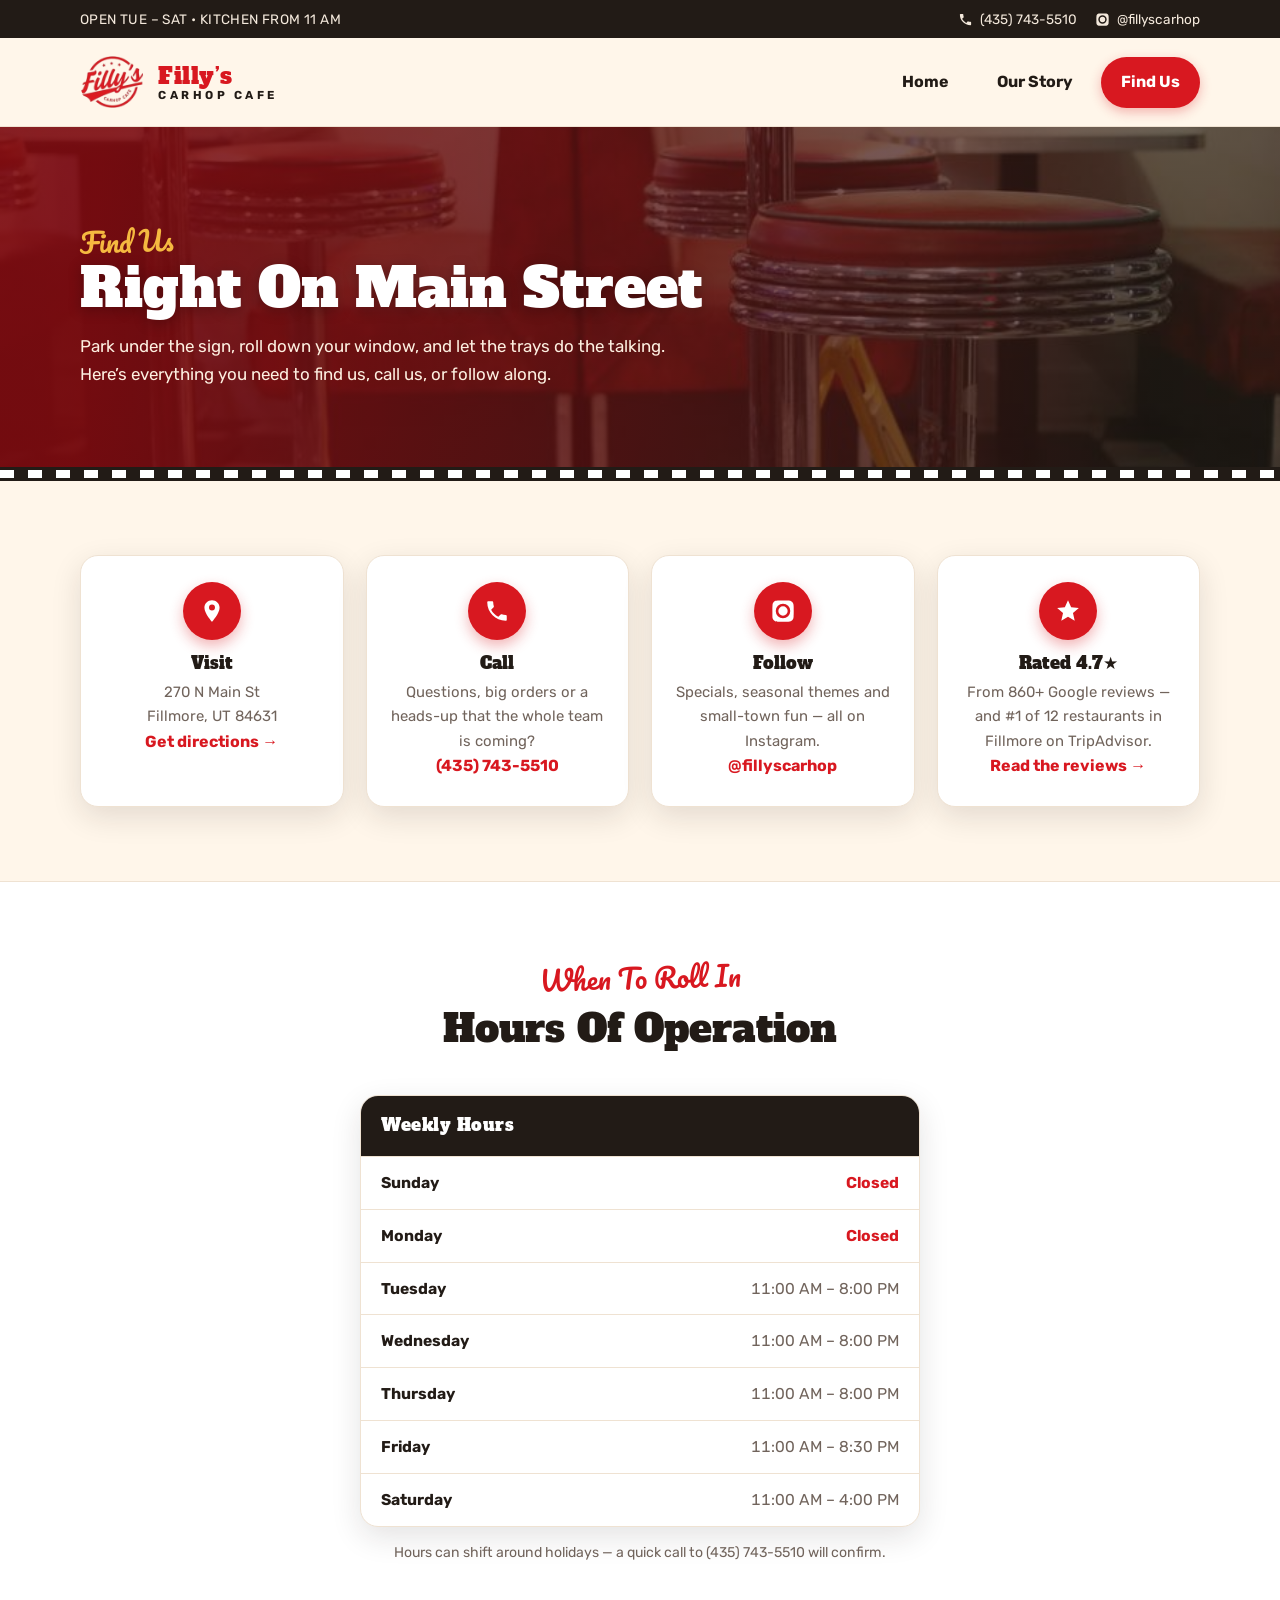
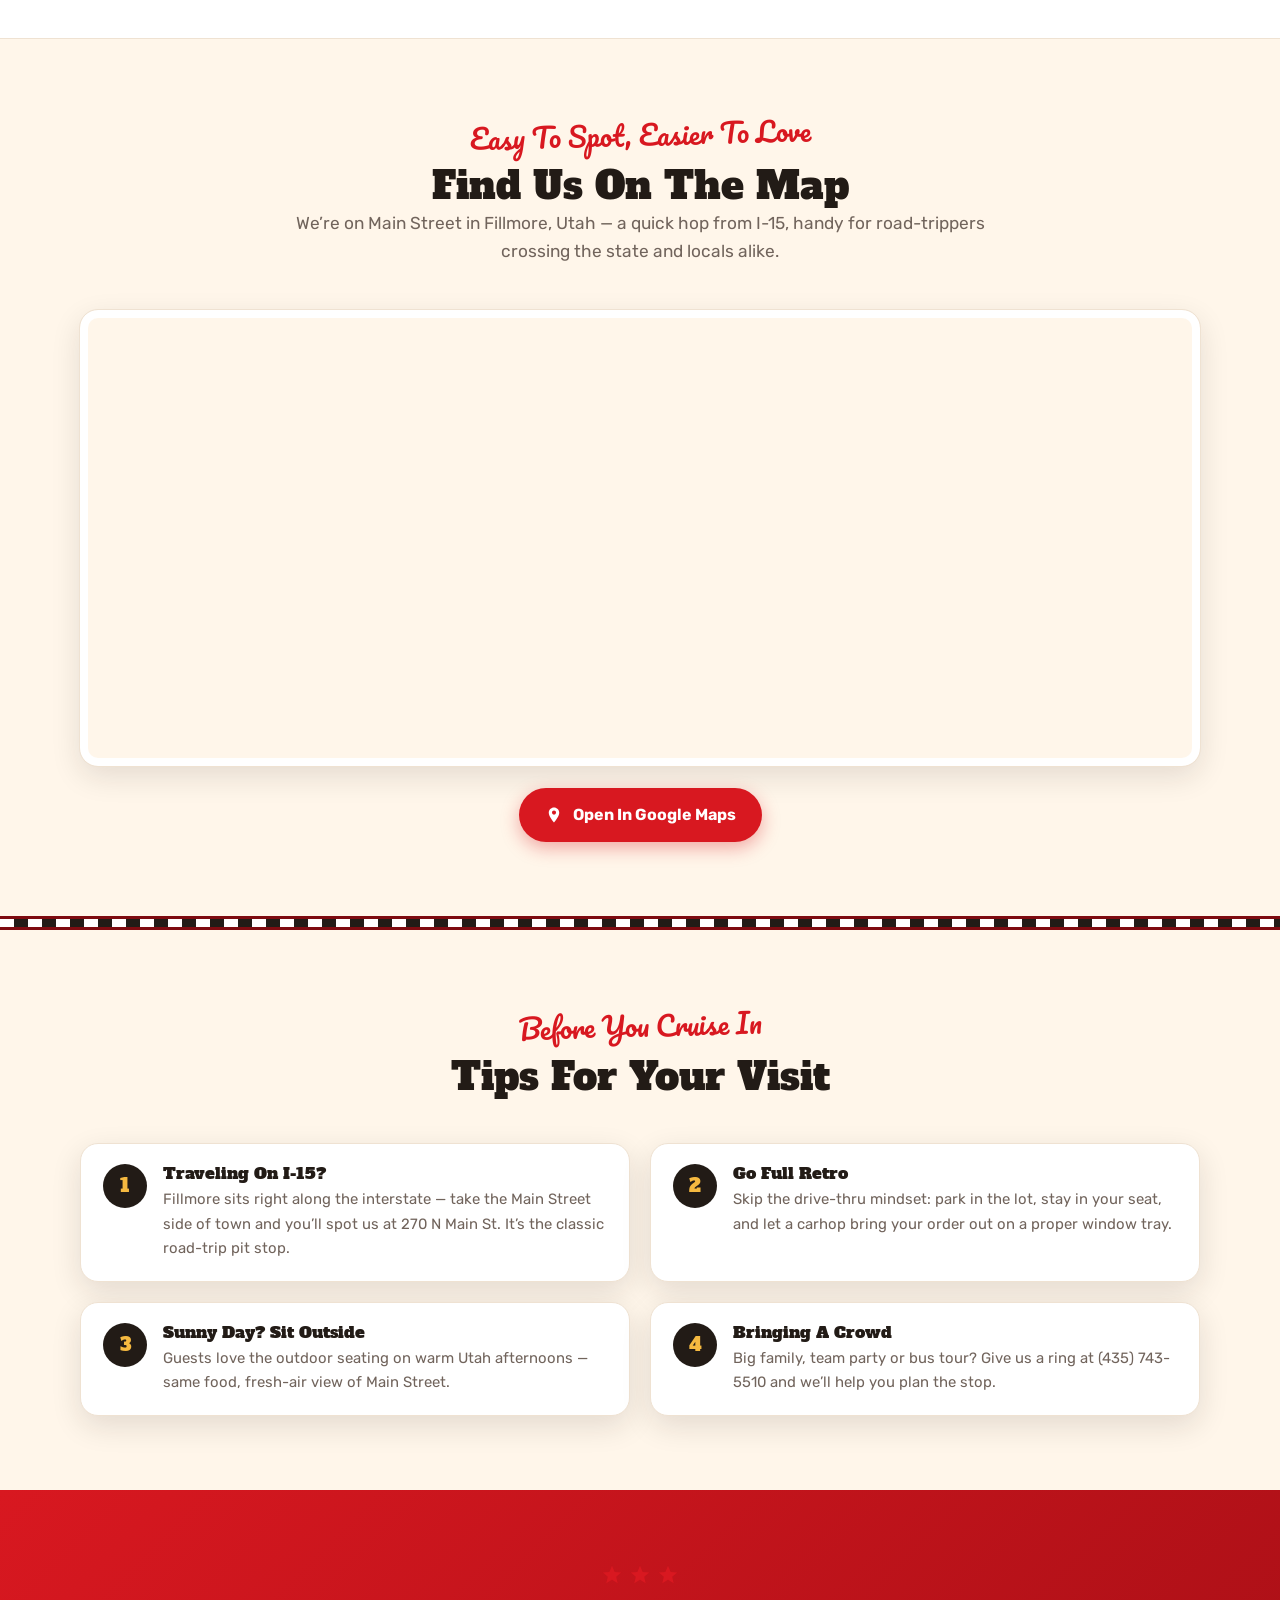
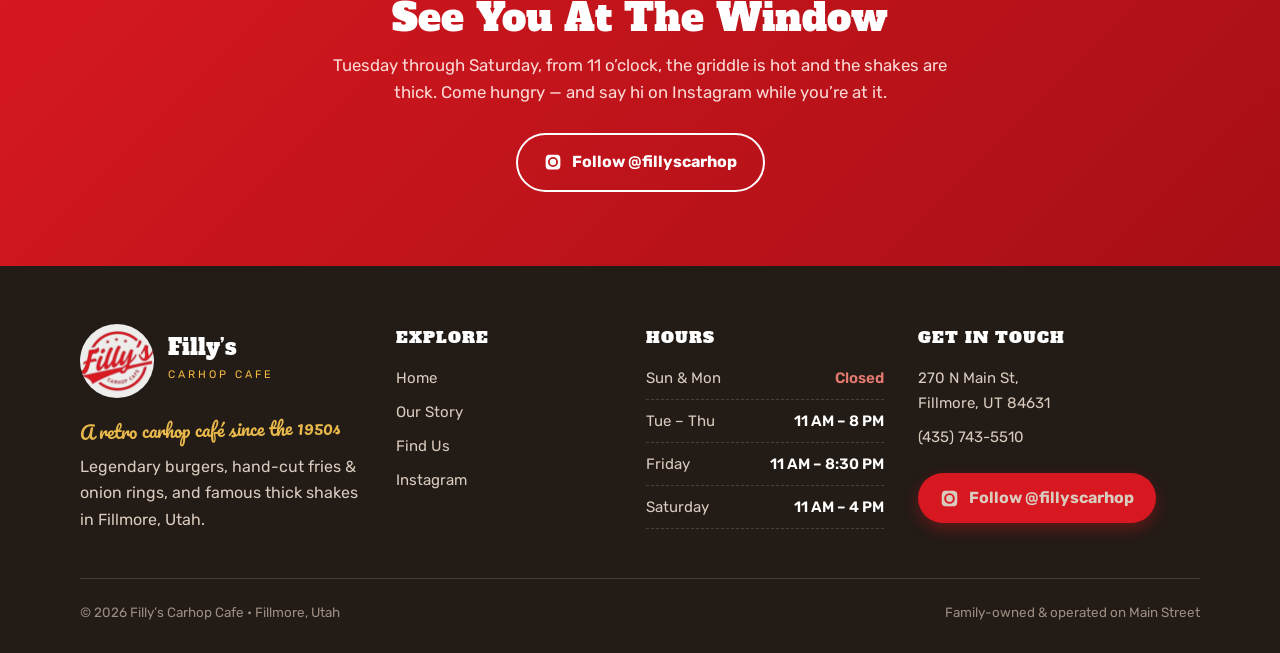
<file: contact.html>
<!DOCTYPE html>
<html lang="en">
<head>
<meta charset="UTF-8">
<meta name="viewport" content="width=device-width, initial-scale=1.0">
<title>Find Us | Filly's Carhop Cafe — 270 N Main St, Fillmore, UT</title>
<meta name="description" content="Find Filly's Carhop Cafe at 270 N Main St, Fillmore, UT 84631. Call (435) 743-5510, follow @fillyscarhop on Instagram, or check our hours: Tue–Sat from 11 AM.">
<link rel="icon" href="[data-uri]">
<link rel="preconnect" href="https://fonts.googleapis.com">
<link rel="preconnect" href="https://fonts.gstatic.com" crossorigin>
<link href="https://fonts.googleapis.com/css2?family=Alfa+Slab+One&family=Pacifico&family=Rubik:wght@400;500;600;700&display=swap" rel="stylesheet">
<link rel="stylesheet" href="style.css">
</head>
<body>

<input type="checkbox" id="nav-toggle" class="nav-toggle" aria-hidden="true">

<div class="topbar">
  <div class="wrap">
    <span class="open-note">Open Tue &ndash; Sat &bull; Kitchen from 11 AM</span>
    <div class="tb-links">
      <a href="tel:+14357435510">
        <svg viewBox="0 0 24 24"><path d="M6.6 10.8c1.4 2.7 3.9 5.2 6.6 6.6l2.2-2.2c.3-.3.7-.4 1-.2 1.1.4 2.3.6 3.6.6.6 0 1 .4 1 1V20c0 .6-.4 1-1 1C10.6 21 3 13.4 3 4c0-.6.4-1 1-1h3.5c.6 0 1 .4 1 1 0 1.2.2 2.4.6 3.6.1.3 0 .7-.2 1l-2.3 2.2z"/></svg>
        (435) 743-5510
      </a>
      <a href="https://www.instagram.com/fillyscarhop/" target="_blank" rel="noopener">
        <svg viewBox="0 0 24 24"><path d="M12 2.2c3.2 0 3.6 0 4.9.1 1.2.1 1.8.2 2.2.4.6.2 1 .5 1.4.9.4.4.7.8.9 1.4.2.4.4 1.1.4 2.2.1 1.3.1 1.6.1 4.9s0 3.6-.1 4.9c-.1 1.2-.2 1.8-.4 2.2-.2.6-.5 1-.9 1.4-.4.4-.8.7-1.4.9-.4.2-1.1.4-2.2.4-1.3.1-1.6.1-4.9.1s-3.6 0-4.9-.1c-1.2-.1-1.8-.2-2.2-.4-.6-.2-1-.5-1.4-.9-.4-.4-.7-.8-.9-1.4-.2-.4-.4-1.1-.4-2.2C2.2 15.6 2.2 15.2 2.2 12s0-3.6.1-4.9c.1-1.2.2-1.8.4-2.2.2-.6.5-1 .9-1.4.4-.4.8-.7 1.4-.9.4-.2 1.1-.4 2.2-.4C8.4 2.2 8.8 2.2 12 2.2zm0 3.1a6.7 6.7 0 1 0 0 13.4 6.7 6.7 0 0 0 0-13.4zm0 11a4.3 4.3 0 1 1 0-8.6 4.3 4.3 0 0 1 0 8.6zm6.9-11.3a1.6 1.6 0 1 1-3.1 0 1.6 1.6 0 0 1 3.1 0z"/></svg>
        @fillyscarhop
      </a>
    </div>
  </div>
</div>

<header class="site-header">
  <div class="wrap">
    <a class="brand" href="index.html">
      <span class="logo-disc" role="img" aria-label="Filly's Carhop Cafe logo"></span>
      <span class="brand-text">
        <span class="bt-name">Filly&rsquo;s</span>
        <span class="bt-sub">Carhop Cafe</span>
      </span>
    </a>
    <nav class="main-nav" aria-label="Main navigation">
      <ul>
        <li><a href="index.html">Home</a></li>
        <li><a href="about.html">Our Story</a></li>
        <li><a class="active" href="contact.html">Find Us</a></li>
      </ul>
    </nav>
    <label class="burger-btn" for="nav-toggle" aria-label="Toggle navigation"><span></span></label>
  </div>
</header>

<!-- ================= PAGE BANNER ================= -->
<section class="page-banner">
  <img class="hero-bg" src="[data-uri]" alt="Red stools and checkered floor inside the Filly's dining room">
  <div class="hero-veil"></div>
  <div class="wrap">
    <span class="eyebrow">Find Us</span>
    <h1>Right On Main Street</h1>
    <p>Park under the sign, roll down your window, and let the trays do the talking. Here&rsquo;s everything you need to find us, call us, or follow along.</p>
  </div>
</section>
<div class="check-strip"></div>

<!-- ================= INFO CARDS ================= -->
<section class="section section-cream">
  <div class="wrap">
    <div class="info-grid">
      <div class="info-card">
        <div class="ico">
          <svg viewBox="0 0 24 24"><path d="M12 2C8.1 2 5 5.1 5 9c0 5.2 7 13 7 13s7-7.8 7-13c0-3.9-3.1-7-7-7zm0 9.5A2.5 2.5 0 1 1 12 6a2.5 2.5 0 0 1 0 5.5z"/></svg>
        </div>
        <h3>Visit</h3>
        <p>270 N Main St<br>Fillmore, UT 84631</p>
        <a href="https://maps.app.goo.gl/CiqiJrTsDW2uHq887" target="_blank" rel="noopener">Get directions &rarr;</a>
      </div>
      <div class="info-card">
        <div class="ico">
          <svg viewBox="0 0 24 24"><path d="M6.6 10.8c1.4 2.7 3.9 5.2 6.6 6.6l2.2-2.2c.3-.3.7-.4 1-.2 1.1.4 2.3.6 3.6.6.6 0 1 .4 1 1V20c0 .6-.4 1-1 1C10.6 21 3 13.4 3 4c0-.6.4-1 1-1h3.5c.6 0 1 .4 1 1 0 1.2.2 2.4.6 3.6.1.3 0 .7-.2 1l-2.3 2.2z"/></svg>
        </div>
        <h3>Call</h3>
        <p>Questions, big orders or a heads-up that the whole team is coming?</p>
        <a href="tel:+14357435510">(435) 743-5510</a>
      </div>
      <div class="info-card">
        <div class="ico">
          <svg viewBox="0 0 24 24"><path d="M12 2.2c3.2 0 3.6 0 4.9.1 1.2.1 1.8.2 2.2.4.6.2 1 .5 1.4.9.4.4.7.8.9 1.4.2.4.4 1.1.4 2.2.1 1.3.1 1.6.1 4.9s0 3.6-.1 4.9c-.1 1.2-.2 1.8-.4 2.2-.2.6-.5 1-.9 1.4-.4.4-.8.7-1.4.9-.4.2-1.1.4-2.2.4-1.3.1-1.6.1-4.9.1s-3.6 0-4.9-.1c-1.2-.1-1.8-.2-2.2-.4-.6-.2-1-.5-1.4-.9-.4-.4-.7-.8-.9-1.4-.2-.4-.4-1.1-.4-2.2C2.2 15.6 2.2 15.2 2.2 12s0-3.6.1-4.9c.1-1.2.2-1.8.4-2.2.2-.6.5-1 .9-1.4.4-.4.8-.7 1.4-.9.4-.2 1.1-.4 2.2-.4C8.4 2.2 8.8 2.2 12 2.2zm0 3.1a6.7 6.7 0 1 0 0 13.4 6.7 6.7 0 0 0 0-13.4zm0 11a4.3 4.3 0 1 1 0-8.6 4.3 4.3 0 0 1 0 8.6zm6.9-11.3a1.6 1.6 0 1 1-3.1 0 1.6 1.6 0 0 1 3.1 0z"/></svg>
        </div>
        <h3>Follow</h3>
        <p>Specials, seasonal themes and small-town fun &mdash; all on Instagram.</p>
        <a href="https://www.instagram.com/fillyscarhop/" target="_blank" rel="noopener">@fillyscarhop</a>
      </div>
      <div class="info-card">
        <div class="ico">
          <svg viewBox="0 0 24 24"><path d="M12 2l2.9 6.6 7.1.6-5.4 4.7 1.6 7L12 17.2 5.8 20.9l1.6-7L2 9.2l7.1-.6z"/></svg>
        </div>
        <h3>Rated 4.7&#9733;</h3>
        <p>From 860+ Google reviews &mdash; and #1 of 12 restaurants in Fillmore on TripAdvisor.</p>
        <a href="https://maps.app.goo.gl/CiqiJrTsDW2uHq887" target="_blank" rel="noopener">Read the reviews &rarr;</a>
      </div>
    </div>
  </div>
</section>

<!-- ================= HOURS ================= -->
<section class="section section-paper">
  <div class="wrap">
    <div class="section-head center">
      <span class="eyebrow">When To Roll In</span>
      <h2>Hours Of Operation</h2>
    </div>
    <div class="hours-wrap">
      <table>
        <tr><th colspan="2">Weekly Hours</th></tr>
        <tr class="closed"><td class="day">Sunday</td><td class="time">Closed</td></tr>
        <tr class="closed"><td class="day">Monday</td><td class="time">Closed</td></tr>
        <tr><td class="day">Tuesday</td><td class="time">11:00 AM &ndash; 8:00 PM</td></tr>
        <tr><td class="day">Wednesday</td><td class="time">11:00 AM &ndash; 8:00 PM</td></tr>
        <tr><td class="day">Thursday</td><td class="time">11:00 AM &ndash; 8:00 PM</td></tr>
        <tr><td class="day">Friday</td><td class="time">11:00 AM &ndash; 8:30 PM</td></tr>
        <tr><td class="day">Saturday</td><td class="time">11:00 AM &ndash; 4:00 PM</td></tr>
      </table>
    </div>
    <p class="hours-note">Hours can shift around holidays &mdash; a quick call to (435) 743-5510 will confirm.</p>
  </div>
</section>

<!-- ================= MAP ================= -->
<section class="section section-cream">
  <div class="wrap">
    <div class="section-head center">
      <span class="eyebrow">Easy To Spot, Easier To Love</span>
      <h2>Find Us On The Map</h2>
      <p class="lead">We&rsquo;re on Main Street in Fillmore, Utah &mdash; a quick hop from I-15, handy for road-trippers crossing the state and locals alike.</p>
    </div>
    <div class="map-frame">
      <iframe src="https://www.google.com/maps?q=Filly%27s%20Carhop%20Cafe%2C%20270%20N%20Main%20St%2C%20Fillmore%2C%20UT%2084631&amp;output=embed" loading="lazy" title="Map showing Filly's Carhop Cafe at 270 N Main St, Fillmore, Utah" allowfullscreen referrerpolicy="no-referrer-when-downgrade"></iframe>
    </div>
    <p class="center" style="margin-top: 22px;">
      <a class="btn btn-red" href="https://maps.app.goo.gl/CiqiJrTsDW2uHq887" target="_blank" rel="noopener">
        <svg viewBox="0 0 24 24"><path d="M12 2C8.1 2 5 5.1 5 9c0 5.2 7 13 7 13s7-7.8 7-13c0-3.9-3.1-7-7-7zm0 9.5A2.5 2.5 0 1 1 12 6a2.5 2.5 0 0 1 0 5.5z"/></svg>
        Open In Google Maps
      </a>
    </p>
  </div>
</section>
<div class="check-strip red"></div>

<!-- ================= TIPS ================= -->
<section class="section">
  <div class="wrap">
    <div class="section-head center">
      <span class="eyebrow">Before You Cruise In</span>
      <h2>Tips For Your Visit</h2>
    </div>
    <div class="tip-list">
      <div class="tip">
        <div class="tip-num">1</div>
        <div>
          <h3>Traveling On I-15?</h3>
          <p>Fillmore sits right along the interstate &mdash; take the Main Street side of town and you&rsquo;ll spot us at 270 N Main St. It&rsquo;s the classic road-trip pit stop.</p>
        </div>
      </div>
      <div class="tip">
        <div class="tip-num">2</div>
        <div>
          <h3>Go Full Retro</h3>
          <p>Skip the drive-thru mindset: park in the lot, stay in your seat, and let a carhop bring your order out on a proper window tray.</p>
        </div>
      </div>
      <div class="tip">
        <div class="tip-num">3</div>
        <div>
          <h3>Sunny Day? Sit Outside</h3>
          <p>Guests love the outdoor seating on warm Utah afternoons &mdash; same food, fresh-air view of Main Street.</p>
        </div>
      </div>
      <div class="tip">
        <div class="tip-num">4</div>
        <div>
          <h3>Bringing A Crowd</h3>
          <p>Big family, team party or bus tour? Give us a ring at (435) 743-5510 and we&rsquo;ll help you plan the stop.</p>
        </div>
      </div>
    </div>
  </div>
</section>

<!-- ================= CTA ================= -->
<section class="section section-red cta-band">
  <div class="wrap">
    <div class="star-row">
      <svg viewBox="0 0 24 24"><path d="M12 2l2.9 6.6 7.1.6-5.4 4.7 1.6 7L12 17.2 5.8 20.9l1.6-7L2 9.2l7.1-.6z"/></svg>
      <svg viewBox="0 0 24 24"><path d="M12 2l2.9 6.6 7.1.6-5.4 4.7 1.6 7L12 17.2 5.8 20.9l1.6-7L2 9.2l7.1-.6z"/></svg>
      <svg viewBox="0 0 24 24"><path d="M12 2l2.9 6.6 7.1.6-5.4 4.7 1.6 7L12 17.2 5.8 20.9l1.6-7L2 9.2l7.1-.6z"/></svg>
    </div>
    <h2>See You At The Window</h2>
    <p>Tuesday through Saturday, from 11 o&rsquo;clock, the griddle is hot and the shakes are thick. Come hungry &mdash; and say hi on Instagram while you&rsquo;re at it.</p>
    <a class="btn btn-outline" href="https://www.instagram.com/fillyscarhop/" target="_blank" rel="noopener">
      <svg viewBox="0 0 24 24"><path d="M12 2.2c3.2 0 3.6 0 4.9.1 1.2.1 1.8.2 2.2.4.6.2 1 .5 1.4.9.4.4.7.8.9 1.4.2.4.4 1.1.4 2.2.1 1.3.1 1.6.1 4.9s0 3.6-.1 4.9c-.1 1.2-.2 1.8-.4 2.2-.2.6-.5 1-.9 1.4-.4.4-.8.7-1.4.9-.4.2-1.1.4-2.2.4-1.3.1-1.6.1-4.9.1s-3.6 0-4.9-.1c-1.2-.1-1.8-.2-2.2-.4-.6-.2-1-.5-1.4-.9-.4-.4-.7-.8-.9-1.4-.2-.4-.4-1.1-.4-2.2C2.2 15.6 2.2 15.2 2.2 12s0-3.6.1-4.9c.1-1.2.2-1.8.4-2.2.2-.6.5-1 .9-1.4.4-.4.8-.7 1.4-.9.4-.2 1.1-.4 2.2-.4C8.4 2.2 8.8 2.2 12 2.2zm0 3.1a6.7 6.7 0 1 0 0 13.4 6.7 6.7 0 0 0 0-13.4zm0 11a4.3 4.3 0 1 1 0-8.6 4.3 4.3 0 0 1 0 8.6zm6.9-11.3a1.6 1.6 0 1 1-3.1 0 1.6 1.6 0 0 1 3.1 0z"/></svg>
      Follow @fillyscarhop
    </a>
  </div>
</section>

<!-- ================= FOOTER ================= -->
<footer class="site-footer">
  <div class="wrap">
    <div class="footer-grid">
      <div>
        <div class="f-brand">
          <span class="logo-disc" role="img" aria-label="Filly's Carhop Cafe logo"></span>
          <span>
            <span class="bt-name">Filly&rsquo;s</span>
            <span class="bt-sub">Carhop Cafe</span>
          </span>
        </div>
        <span class="f-tag">A retro carhop caf&eacute; since the 1950s</span>
        <p>Legendary burgers, hand-cut fries &amp; onion rings, and famous thick shakes in Fillmore, Utah.</p>
      </div>
      <div>
        <h4>Explore</h4>
        <ul>
          <li><a href="index.html">Home</a></li>
          <li><a href="about.html">Our Story</a></li>
          <li><a href="contact.html">Find Us</a></li>
          <li><a href="https://www.instagram.com/fillyscarhop/" target="_blank" rel="noopener">Instagram</a></li>
        </ul>
      </div>
      <div>
        <h4>Hours</h4>
        <ul class="f-hours">
          <li class="closed"><span>Sun &amp; Mon</span><span>Closed</span></li>
          <li><span>Tue &ndash; Thu</span><span>11 AM &ndash; 8 PM</span></li>
          <li><span>Friday</span><span>11 AM &ndash; 8:30 PM</span></li>
          <li><span>Saturday</span><span>11 AM &ndash; 4 PM</span></li>
        </ul>
      </div>
      <div>
        <h4>Get In Touch</h4>
        <ul>
          <li>270 N Main St,<br>Fillmore, UT 84631</li>
          <li><a href="tel:+14357435510">(435) 743-5510</a></li>
        </ul>
        <a class="ig-btn" href="https://www.instagram.com/fillyscarhop/" target="_blank" rel="noopener">
          <svg viewBox="0 0 24 24"><path d="M12 2.2c3.2 0 3.6 0 4.9.1 1.2.1 1.8.2 2.2.4.6.2 1 .5 1.4.9.4.4.7.8.9 1.4.2.4.4 1.1.4 2.2.1 1.3.1 1.6.1 4.9s0 3.6-.1 4.9c-.1 1.2-.2 1.8-.4 2.2-.2.6-.5 1-.9 1.4-.4.4-.8.7-1.4.9-.4.2-1.1.4-2.2.4-1.3.1-1.6.1-4.9.1s-3.6 0-4.9-.1c-1.2-.1-1.8-.2-2.2-.4-.6-.2-1-.5-1.4-.9-.4-.4-.7-.8-.9-1.4-.2-.4-.4-1.1-.4-2.2C2.2 15.6 2.2 15.2 2.2 12s0-3.6.1-4.9c.1-1.2.2-1.8.4-2.2.2-.6.5-1 .9-1.4.4-.4.8-.7 1.4-.9.4-.2 1.1-.4 2.2-.4C8.4 2.2 8.8 2.2 12 2.2zm0 3.1a6.7 6.7 0 1 0 0 13.4 6.7 6.7 0 0 0 0-13.4zm0 11a4.3 4.3 0 1 1 0-8.6 4.3 4.3 0 0 1 0 8.6zm6.9-11.3a1.6 1.6 0 1 1-3.1 0 1.6 1.6 0 0 1 3.1 0z"/></svg>
          Follow @fillyscarhop
        </a>
      </div>
    </div>
    <div class="footer-bottom">
      <span>&copy; 2026 Filly&rsquo;s Carhop Cafe &bull; Fillmore, Utah</span>
      <span>Family-owned &amp; operated on Main Street</span>
    </div>
  </div>
</footer>

</body>
</html>
</file>
<file: style.css>
/* ============================================================
   FILLY'S CARHOP CAFE — Fillmore, Utah
   Retro American drive-in design system
   Pages: index.html · about.html · contact.html
   ============================================================ */

:root {
  --red: #D81820;
  --red-dark: #A80F16;
  --red-deep: #7E0B10;
  --charcoal: #221B16;
  --ink: #2B2320;
  --muted: #71645C;
  --cream: #FFF6EA;
  --paper: #FFFFFF;
  --mustard: #F5B940;
  --line: #EFE2D2;
  --shadow: 0 10px 30px rgba(34, 27, 22, .12);
  --radius: 18px;
  --slab: 'Alfa Slab One', 'Rockwell', Georgia, serif;
  --script: 'Pacifico', 'Brush Script MT', cursive;
  --body: 'Rubik', 'Segoe UI', Verdana, sans-serif;
}

* { margin: 0; padding: 0; box-sizing: border-box; }

html { scroll-behavior: smooth; }

body {
  font-family: var(--body);
  color: var(--ink);
  background: var(--cream);
  line-height: 1.65;
  -webkit-text-size-adjust: 100%;
}

img { max-width: 100%; display: block; }
a { color: var(--red); text-decoration: none; }
a:hover { color: var(--red-dark); }

.wrap { width: min(1120px, 92%); margin: 0 auto; }

h1, h2, h3 { font-family: var(--slab); font-weight: 400; line-height: 1.15; color: var(--charcoal); }
h1 { font-size: clamp(2.1rem, 5vw, 3.4rem); }
h2 { font-size: clamp(1.6rem, 3.4vw, 2.4rem); }
h3 { font-size: 1.25rem; }

.eyebrow {
  font-family: var(--script);
  font-size: clamp(1.3rem, 2.4vw, 1.7rem);
  color: var(--red);
  display: block;
  margin-bottom: .4rem;
  transform: rotate(-1.5deg);
}

.lead { font-size: 1.08rem; color: var(--muted); }

.center { text-align: center; }

/* ---------- decorative strips ---------- */
.check-strip {
  height: 14px;
  background:
    conic-gradient(var(--charcoal) 90deg, #fff 90deg 180deg, var(--charcoal) 180deg 270deg, #fff 270deg) 0 0 / 28px 28px;
  border-top: 3px solid var(--charcoal);
  border-bottom: 3px solid var(--charcoal);
}
.check-strip.red { border-color: var(--red-deep); }
.check-strip.thin { height: 10px; }

.star-row { display: flex; gap: 6px; justify-content: center; margin: 0 0 10px; }
.star-row svg { width: 22px; height: 22px; fill: var(--red); }

/* ---------- buttons ---------- */
.btn {
  display: inline-flex;
  align-items: center;
  gap: 10px;
  font-family: var(--body);
  font-weight: 700;
  font-size: 1rem;
  padding: 14px 26px;
  border-radius: 999px;
  transition: transform .15s ease, box-shadow .15s ease, background .15s ease;
  cursor: pointer;
}
.btn svg { width: 18px; height: 18px; fill: currentColor; }
.btn:hover { transform: translateY(-2px); }
.btn-red { background: var(--red); color: #fff; box-shadow: 0 6px 18px rgba(216, 24, 32, .35); }
.btn-red:hover { background: var(--red-dark); color: #fff; }
.btn-ghost { background: rgba(255,255,255,.12); color: #fff; border: 2px solid rgba(255,255,255,.75); }
.btn-ghost:hover { background: rgba(255,255,255,.22); color: #fff; }
.btn-outline { background: transparent; color: var(--red); border: 2px solid var(--red); }
.btn-outline:hover { background: var(--red); color: #fff; }

/* ---------- top bar ---------- */
.topbar { background: var(--charcoal); color: #F4E9DC; font-size: .85rem; }
.topbar .wrap { display: flex; justify-content: space-between; align-items: center; gap: 12px; padding: 8px 0; }
.topbar a { color: #F4E9DC; display: inline-flex; align-items: center; gap: 7px; }
.topbar a:hover { color: var(--mustard); }
.topbar svg { width: 15px; height: 15px; fill: currentColor; }
.topbar .open-note { letter-spacing: .4px; text-transform: uppercase; }
.topbar .tb-links { display: flex; gap: 18px; }

/* ---------- header / nav ---------- */
.site-header {
  position: sticky;
  top: 0;
  z-index: 60;
  background: rgba(255, 246, 234, .96);
  backdrop-filter: blur(6px);
  border-bottom: 1px solid var(--line);
}
.site-header .wrap {
  display: flex;
  align-items: center;
  justify-content: space-between;
  gap: 16px;
  padding: 12px 0;
}
.brand { display: flex; align-items: center; gap: 14px; }
.logo-disc {
  display: inline-block; flex: none; border-radius: 50%;
  background: url("[data-uri]") center / cover no-repeat;
  aspect-ratio: 1 / 1;
}
.brand .logo-disc { width: 64px; height: 64px; }
.f-brand .logo-disc { width: 74px; height: 74px; background-color: rgba(255,255,255,.92); }
.brand-text { display: flex; flex-direction: column; line-height: 1.05; }
.brand-text .bt-name { font-family: var(--slab); font-size: 1.45rem; color: var(--red); letter-spacing: .5px; }
.brand-text .bt-sub { font-size: .72rem; font-weight: 700; letter-spacing: 3.5px; color: var(--charcoal); text-transform: uppercase; }

.main-nav ul { list-style: none; display: flex; gap: 8px; }
.main-nav a {
  display: block;
  padding: 10px 18px;
  font-weight: 700;
  color: var(--charcoal);
  border-radius: 999px;
  border: 2px solid transparent;
}
.main-nav a:hover { color: var(--red); }
.main-nav a.active { background: var(--red); color: #fff; box-shadow: 0 4px 12px rgba(216,24,32,.3); }

/* CSS-only mobile nav */
.nav-toggle { position: absolute; opacity: 0; pointer-events: none; }
.burger-btn { display: none; width: 46px; height: 46px; border: 2px solid var(--red); border-radius: 12px; cursor: pointer; position: relative; background: transparent; }
.burger-btn span, .burger-btn span::before, .burger-btn span::after {
  position: absolute; left: 50%; width: 22px; height: 2.6px; background: var(--red); border-radius: 2px;
  transform: translateX(-50%); content: ""; transition: transform .2s ease, opacity .2s ease;
}
.burger-btn span { top: 50%; margin-top: -1.3px; }
.burger-btn span::before { top: -7px; }
.burger-btn span::after { top: 7px; }
.nav-toggle:checked ~ .site-header .burger-btn span { background: transparent; }
.nav-toggle:checked ~ .site-header .burger-btn span::before { transform: translateX(-50%) translateY(7px) rotate(45deg); }
.nav-toggle:checked ~ .site-header .burger-btn span::after { transform: translateX(-50%) translateY(-7px) rotate(-45deg); }
.nav-toggle:checked ~ .site-header .main-nav ul {
  display: flex; flex-direction: column; position: absolute; top: 100%; left: 0; right: 0;
  background: var(--cream); border-bottom: 3px solid var(--red); padding: 14px 6%; gap: 4px;
  box-shadow: 0 18px 30px rgba(34,27,22,.14);
}

@media (max-width: 860px) {
  .burger-btn { display: block; }
  .main-nav ul { display: none; }
  .topbar .open-note { display: none; }
  .topbar .wrap { justify-content: center; }
}

/* ---------- hero ---------- */
.hero { position: relative; min-height: 560px; display: flex; align-items: center; overflow: hidden; }
.hero .hero-bg { position: absolute; inset: 0; width: 100%; height: 100%; object-fit: cover; object-position: center 62%; }
.hero .hero-veil {
  position: absolute; inset: 0;
  background: linear-gradient(100deg, rgba(126, 11, 16, .88) 0%, rgba(168, 15, 22, .72) 38%, rgba(34, 27, 22, .55) 100%);
}
.hero .wrap { position: relative; z-index: 2; padding: 70px 0; }
.hero .eyebrow { color: var(--mustard); }
.hero h1 { color: #fff; max-width: 700px; text-shadow: 0 3px 14px rgba(0,0,0,.25); }
.hero p { color: #FDEFE0; max-width: 640px; font-size: 1.12rem; margin: 18px 0 28px; }
.hero-cta { display: flex; flex-wrap: wrap; gap: 14px; }
.rating-chip {
  display: inline-flex; align-items: center; gap: 10px;
  background: rgba(255,255,255,.14); border: 1.5px solid rgba(255,255,255,.5);
  color: #fff; border-radius: 999px; padding: 9px 18px; font-weight: 600; font-size: .95rem;
  margin-top: 26px; backdrop-filter: blur(3px);
}
.rating-chip .rc-stars { color: var(--mustard); letter-spacing: 2px; font-size: 1rem; }

/* ---------- page banner (about / contact) ---------- */
.page-banner { position: relative; min-height: 340px; display: flex; align-items: center; overflow: hidden; }
.page-banner .hero-bg { position: absolute; inset: 0; width: 100%; height: 100%; object-fit: cover; }
.page-banner .hero-veil { position: absolute; inset: 0; background: linear-gradient(95deg, rgba(126,11,16,.9) 8%, rgba(34,27,22,.66) 90%); }
.page-banner .wrap { position: relative; z-index: 2; padding: 60px 0; }
.page-banner h1 { color: #fff; text-shadow: 0 3px 14px rgba(0,0,0,.25); }
.page-banner .eyebrow { color: var(--mustard); }
.page-banner p { color: #FDEFE0; max-width: 620px; margin-top: 14px; font-size: 1.06rem; }

/* ---------- sections ---------- */
.section { padding: 74px 0; }
.section-tight { padding: 54px 0; }
.section-cream { background: var(--cream); }
.section-paper { background: var(--paper); border-top: 1px solid var(--line); border-bottom: 1px solid var(--line); }
.section-red { background: linear-gradient(135deg, var(--red) 0%, var(--red-dark) 100%); color: #fff; }
.section-charcoal { background: var(--charcoal); color: #F4E9DC; }
.section-red h2, .section-red h3 { color: #fff; }
.section-head { max-width: 760px; margin-bottom: 44px; }
.section-head.center { margin-left: auto; margin-right: auto; }
.section-red .lead { color: #FBD9D4; }

/* ---------- feature cards ---------- */
.card-grid { display: grid; grid-template-columns: repeat(3, 1fr); gap: 26px; }
.card-grid.g2 { grid-template-columns: repeat(2, 1fr); }
.card-grid.g4 { grid-template-columns: repeat(4, 1fr); }
.card {
  background: var(--paper);
  border-radius: var(--radius);
  overflow: hidden;
  box-shadow: var(--shadow);
  border: 1px solid var(--line);
  transition: transform .18s ease, box-shadow .18s ease;
}
.card:hover { transform: translateY(-5px); box-shadow: 0 16px 36px rgba(34,27,22,.16); }
.card .card-img { height: 230px; overflow: hidden; }
.card .card-img img { width: 100%; height: 100%; object-fit: cover; transition: transform .35s ease; }
.card:hover .card-img img { transform: scale(1.05); }
.card .card-body { padding: 22px 24px 26px; }
.card h3 { margin-bottom: 8px; }
.card p { color: var(--muted); font-size: .97rem; }
.card .card-kicker {
  display: inline-block; font-size: .72rem; font-weight: 700; letter-spacing: 2.2px; text-transform: uppercase;
  color: var(--red); margin-bottom: 8px;
}

/* ---------- stat band ---------- */
.stat-band { display: grid; grid-template-columns: repeat(4, 1fr); gap: 20px; text-align: center; }
.stat-band .stat-num { font-family: var(--slab); font-size: clamp(1.9rem, 4vw, 2.8rem); color: #fff; }
.stat-band .stat-num .star-ico { display: inline-block; width: 30px; height: 30px; fill: var(--mustard); vertical-align: -3px; }
.stat-band .stat-label { font-size: .9rem; letter-spacing: 1.6px; text-transform: uppercase; color: #FBD9D4; font-weight: 600; margin-top: 6px; }

/* ---------- split (text + image) ---------- */
.split { display: grid; grid-template-columns: 1.05fr 1fr; gap: 52px; align-items: center; }
.split.rev { direction: rtl; }
.split.rev > * { direction: ltr; }
.split h2 { margin-bottom: 16px; }
.split p { margin-bottom: 14px; color: var(--muted); }
.split .frame {
  border-radius: var(--radius); overflow: hidden; box-shadow: var(--shadow);
  border: 6px solid #fff; outline: 1px solid var(--line);
  transform: rotate(1deg);
}
.split.rev .frame { transform: rotate(-1deg); }

/* ---------- gallery ---------- */
.gallery { display: grid; grid-template-columns: repeat(4, 1fr); gap: 18px; }
.gallery figure {
  position: relative; border-radius: var(--radius); overflow: hidden; box-shadow: var(--shadow);
  border: 5px solid #fff; outline: 1px solid var(--line);
}
.gallery img { width: 100%; height: 240px; object-fit: cover; transition: transform .35s ease; }
.gallery figure:hover img { transform: scale(1.06); }
.gallery figcaption {
  position: absolute; left: 10px; right: 10px; bottom: 10px;
  background: rgba(34, 27, 22, .82); color: #fff; font-size: .82rem; font-weight: 600;
  padding: 8px 12px; border-radius: 10px; text-align: center;
}

/* ---------- reviews ---------- */
.review-grid { display: grid; grid-template-columns: repeat(2, 1fr); gap: 24px; }
.review-card {
  background: var(--paper); border: 1px solid var(--line); border-radius: var(--radius);
  padding: 26px 28px; box-shadow: var(--shadow); position: relative;
}
.review-card::before {
  content: ""; position: absolute; top: 0; left: 0; right: 0; height: 5px;
  background: var(--red); border-radius: var(--radius) var(--radius) 0 0;
}
.review-card .rv-stars { color: var(--mustard); letter-spacing: 3px; font-size: 1.05rem; margin-bottom: 10px; text-shadow: 0 1px 0 rgba(216,24,32,.25); }
.review-card p { font-size: 1.02rem; color: var(--ink); margin-bottom: 14px; }
.review-card .rv-src { font-size: .82rem; font-weight: 700; letter-spacing: 1.4px; text-transform: uppercase; color: var(--muted); }

/* ---------- timeline ---------- */
.timeline { position: relative; margin: 10px 0 0; padding-left: 34px; }
.timeline::before { content: ""; position: absolute; left: 10px; top: 6px; bottom: 6px; width: 4px; background: var(--red); border-radius: 4px; }
.tl-item { position: relative; padding: 0 0 30px 22px; }
.tl-item:last-child { padding-bottom: 4px; }
.tl-item::before {
  content: ""; position: absolute; left: -34px; top: 6px; width: 20px; height: 20px;
  background: var(--mustard); border: 4px solid var(--red); border-radius: 50%;
}
.tl-item .tl-year { font-family: var(--slab); color: var(--red); font-size: 1.15rem; letter-spacing: .5px; }
.tl-item h3 { margin: 2px 0 6px; }
.tl-item p { color: var(--muted); font-size: .98rem; max-width: 560px; }

/* ---------- experience cards (about) ---------- */
.xp-grid { display: grid; grid-template-columns: repeat(2, 1fr); gap: 26px; }
.xp-card {
  display: grid; grid-template-columns: 190px 1fr; overflow: hidden;
  background: var(--paper); border: 1px solid var(--line); border-radius: var(--radius); box-shadow: var(--shadow);
}
.xp-card .xp-img { height: 100%; min-height: 170px; }
.xp-card .xp-img img { width: 100%; height: 100%; object-fit: cover; }
.xp-card .xp-body { padding: 22px 24px; }
.xp-card h3 { margin-bottom: 8px; }
.xp-card p { color: var(--muted); font-size: .95rem; }

/* ---------- contact info cards ---------- */
.info-grid { display: grid; grid-template-columns: repeat(4, 1fr); gap: 22px; }
.info-card {
  background: var(--paper); border: 1px solid var(--line); border-radius: var(--radius);
  box-shadow: var(--shadow); padding: 26px 22px; text-align: center;
}
.info-card .ico {
  width: 58px; height: 58px; margin: 0 auto 14px; border-radius: 50%;
  background: var(--red); display: flex; align-items: center; justify-content: center;
  box-shadow: 0 6px 14px rgba(216,24,32,.32);
}
.info-card .ico svg { width: 26px; height: 26px; fill: #fff; }
.info-card h3 { font-size: 1.05rem; margin-bottom: 6px; }
.info-card p { color: var(--muted); font-size: .93rem; }
.info-card a { font-weight: 700; }

/* ---------- hours table ---------- */
.hours-wrap { max-width: 560px; margin: 0 auto; background: var(--paper); border: 1px solid var(--line); border-radius: var(--radius); overflow: hidden; box-shadow: var(--shadow); }
.hours-wrap table { width: 100%; border-collapse: collapse; }
.hours-wrap th {
  background: var(--charcoal); color: #fff; font-family: var(--slab); font-weight: 400;
  padding: 16px 20px; text-align: left; font-size: 1.05rem; letter-spacing: .5px;
}
.hours-wrap td { padding: 13px 20px; border-top: 1px solid var(--line); font-size: .98rem; }
.hours-wrap td.day { font-weight: 700; color: var(--charcoal); }
.hours-wrap td.time { text-align: right; color: var(--muted); font-variant-numeric: tabular-nums; }
.hours-wrap tr.closed td.time { color: var(--red); font-weight: 700; }
.hours-wrap tr.today { background: #FFF3E3; }
.hours-wrap tr.today td.day::after {
  content: "TODAY"; font-size: .62rem; letter-spacing: 1.6px; color: var(--red);
  border: 1.5px solid var(--red); border-radius: 999px; padding: 2px 8px; margin-left: 10px; vertical-align: 1px;
}
.hours-note { text-align: center; color: var(--muted); font-size: .88rem; margin-top: 14px; }

/* ---------- map ---------- */
.map-frame {
  border-radius: var(--radius); overflow: hidden; box-shadow: var(--shadow);
  border: 8px solid #fff; outline: 1px solid var(--line);
}
.map-frame iframe { width: 100%; height: 440px; border: 0; display: block; }

/* ---------- tips ---------- */
.tip-list { display: grid; grid-template-columns: repeat(2, 1fr); gap: 20px; }
.tip {
  display: flex; gap: 16px; background: var(--paper); border: 1px solid var(--line);
  border-radius: var(--radius); padding: 20px 22px; box-shadow: var(--shadow);
}
.tip .tip-num {
  flex: 0 0 44px; width: 44px; height: 44px; border-radius: 50%;
  background: var(--charcoal); color: var(--mustard);
  font-family: var(--slab); font-size: 1.15rem; display: flex; align-items: center; justify-content: center;
}
.tip h3 { font-size: 1.02rem; margin-bottom: 4px; }
.tip p { color: var(--muted); font-size: .93rem; }

/* ---------- CTA band ---------- */
.cta-band { text-align: center; }
.cta-band h2 { color: #fff; margin-bottom: 12px; }
.cta-band p { color: #FBD9D4; max-width: 640px; margin: 0 auto 26px; font-size: 1.05rem; }
.cta-band .btn-outline { color: #fff; border-color: #fff; }
.cta-band .btn-outline:hover { background: #fff; color: var(--red); }
.cta-line { display: inline-flex; align-items: center; gap: 10px; color: #fff; font-weight: 700; margin-top: 22px; font-size: 1rem; }
.cta-line svg { width: 18px; height: 18px; fill: var(--mustard); }

/* ---------- footer ---------- */
.site-footer { background: var(--charcoal); color: #D9CBBE; }
.site-footer .wrap { padding: 58px 0 30px; }
.footer-grid { display: grid; grid-template-columns: 1.3fr 1fr 1.1fr 1.3fr; gap: 34px; }
.site-footer h4 {
  font-family: var(--slab); font-weight: 400; color: #fff; font-size: 1.02rem;
  letter-spacing: 1px; margin-bottom: 16px; text-transform: uppercase;
}
.site-footer ul { list-style: none; }
.site-footer li { margin-bottom: 9px; font-size: .94rem; }
.site-footer a { color: #D9CBBE; }
.site-footer a:hover { color: var(--mustard); }
.f-brand { display: flex; align-items: center; gap: 14px; margin-bottom: 16px; }
.f-brand .bt-name { font-family: var(--slab); color: #fff; font-size: 1.4rem; line-height: 1.1; display: block; }
.f-brand .bt-sub { font-size: .68rem; letter-spacing: 3px; color: var(--mustard); text-transform: uppercase; }
.f-tag { font-family: var(--script); color: #E8B84B; font-size: 1.15rem; transform: rotate(-1.2deg); display: inline-block; margin-bottom: 10px; }
.f-hours li { display: flex; justify-content: space-between; gap: 14px; border-bottom: 1px dashed rgba(217,203,190,.2); padding-bottom: 8px; }
.f-hours li span:last-child { color: #fff; font-weight: 600; }
.f-hours li.closed span:last-child { color: #E4796F; }
.ig-btn {
  display: inline-flex; align-items: center; gap: 10px; margin-top: 14px;
  background: var(--red); color: #fff; font-weight: 700; padding: 12px 22px; border-radius: 999px;
  box-shadow: 0 6px 16px rgba(216,24,32,.35); transition: background .15s ease;
}
.ig-btn:hover { background: var(--red-dark); color: #fff; }
.ig-btn svg { width: 19px; height: 19px; fill: currentColor; }
.footer-bottom { border-top: 1px solid rgba(217,203,190,.18); margin-top: 40px; padding-top: 22px; display: flex; flex-wrap: wrap; gap: 10px; justify-content: space-between; font-size: .84rem; color: #9C8D80; }

/* ---------- responsive ---------- */
@media (max-width: 980px) {
  .card-grid, .card-grid.g4 { grid-template-columns: repeat(2, 1fr); }
  .gallery { grid-template-columns: repeat(2, 1fr); }
  .info-grid { grid-template-columns: repeat(2, 1fr); }
  .footer-grid { grid-template-columns: repeat(2, 1fr); }
  .stat-band { grid-template-columns: repeat(2, 1fr); row-gap: 34px; }
}
@media (max-width: 640px) {
  .section { padding: 56px 0; }
  .card-grid, .card-grid.g2, .card-grid.g4, .xp-grid, .review-grid, .tip-list { grid-template-columns: 1fr; }
  .split, .split.rev { grid-template-columns: 1fr; gap: 30px; }
  .xp-card { grid-template-columns: 1fr; }
  .xp-card .xp-img { min-height: 200px; }
  .info-grid { grid-template-columns: 1fr; }
  .gallery { grid-template-columns: 1fr; }
  .gallery img { height: 300px; }
  .footer-grid { grid-template-columns: 1fr; }
  .hero { min-height: 520px; }
  .topbar .tb-links { gap: 10px; font-size: .8rem; }
}
</file>
